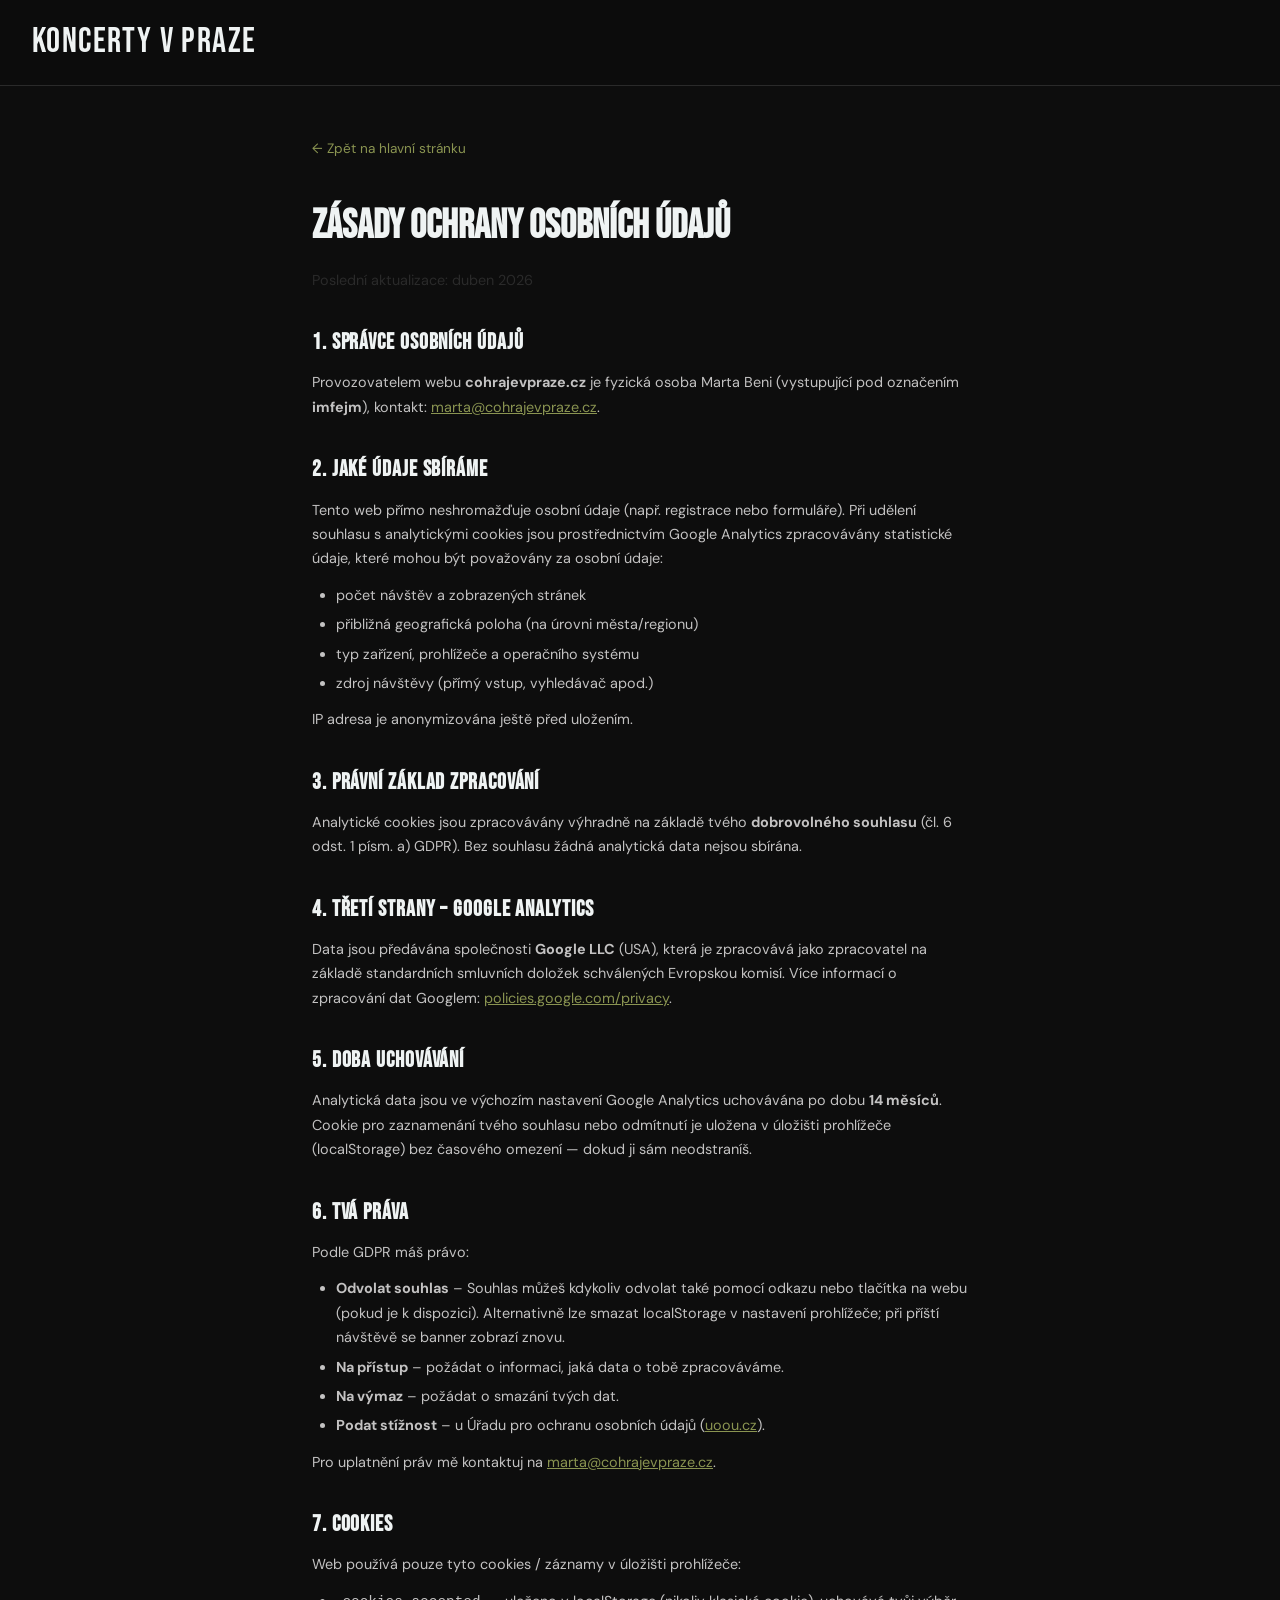
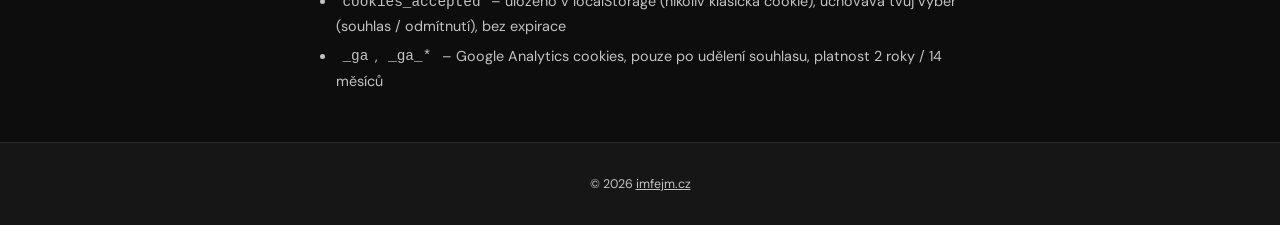
<file: privacy.html>
<!doctype html>
<html lang="cs">
  <head>
    <meta charset="UTF-8" />
    <meta name="viewport" content="width=device-width, initial-scale=1.0" />
    <title>Zásady ochrany osobních údajů – Co hraje v Praze</title>
    <meta name="robots" content="noindex, follow" />
    <link href="https://fonts.googleapis.com/css2?family=Bebas+Neue&family=DM+Sans:wght@400;500&display=swap" rel="stylesheet" />
    <link rel="stylesheet" href="index.css" />
    <link rel="icon" href="img/favicon/favicon.ico">
    <style>
      .privacy-wrap {
        max-width: 720px;
        margin: 3rem auto;
        padding: 0 2rem;
        line-height: 1.7;
        color: var(--muted);
      }
      .privacy-wrap h1 {
        font-family: var(--font-display);
        font-size: 2.5rem;
        color: var(--text);
        margin-bottom: 0.5rem;
      }
      .privacy-wrap h2 {
        font-family: var(--font-display);
        font-size: 1.4rem;
        color: var(--text);
        margin: 2rem 0 0.5rem;
        letter-spacing: 0.04em;
      }
      .privacy-wrap p {
        margin-bottom: 0.75rem;
        font-size: 0.9rem;
      }
      .privacy-wrap ul {
        margin: 0.5rem 0 0.75rem 1.5rem;
        font-size: 0.9rem;
      }
      .privacy-wrap ul li {
        margin-bottom: 0.3rem;
      }
      .privacy-wrap a {
        color: var(--accent);
      }
      .privacy-updated {
        font-size: 0.78rem;
        color: var(--border);
        margin-bottom: 2rem;
      }
      .back-link {
        display: inline-block;
        margin-bottom: 2rem;
        font-size: 0.85rem;
        color: var(--muted);
        text-decoration: none;
      }
      .back-link:hover {
        color: var(--accent);
      }
    </style>
  </head>
  <body>
    <header>
      <div class="header-top">
        <a class="logo" href="/">Koncerty v Praze</a>
      </div>
    </header>

    <div class="privacy-wrap">
      <a class="back-link" href="/">← Zpět na hlavní stránku</a>
      <h1>Zásady ochrany osobních údajů</h1>
      <p class="privacy-updated">Poslední aktualizace: duben 2026</p>

      <h2>1. Správce osobních údajů</h2>
      <p>
        Provozovatelem webu <strong>cohrajevpraze.cz</strong> je fyzická osoba Marta Beni (vystupující pod označením
        <strong>imfejm</strong>), kontakt: <a href="mailto:marta@cohrajevpraze.cz">marta@cohrajevpraze.cz</a>.
      </p>

      <h2>2. Jaké údaje sbíráme</h2>
      <p>
        Tento web přímo neshromažďuje osobní údaje (např. registrace nebo formuláře).
        Při udělení souhlasu s analytickými cookies jsou prostřednictvím Google Analytics
        zpracovávány statistické údaje, které mohou být považovány za osobní údaje:
      </p>
      <ul>
        <li>počet návštěv a zobrazených stránek</li>
        <li>přibližná geografická poloha (na úrovni města/regionu)</li>
        <li>typ zařízení, prohlížeče a operačního systému</li>
        <li>zdroj návštěvy (přímý vstup, vyhledávač apod.)</li>
      </ul>
      <p>IP adresa je anonymizována ještě před uložením.</p>

      <h2>3. Právní základ zpracování</h2>
      <p>
        Analytické cookies jsou zpracovávány výhradně na základě tvého <strong>dobrovolného souhlasu</strong>
        (čl. 6 odst. 1 písm. a) GDPR). Bez souhlasu žádná analytická data nejsou sbírána.
      </p>

      <h2>4. Třetí strany – Google Analytics</h2>
      <p>
        Data jsou předávána společnosti <strong>Google LLC</strong> (USA), která je zpracovává jako zpracovatel
        na základě standardních smluvních doložek schválených Evropskou komisí.
        Více informací o zpracování dat Googlem:
        <a href="https://policies.google.com/privacy" target="_blank" rel="noopener noreferrer">policies.google.com/privacy</a>.
      </p>

      <h2>5. Doba uchovávání</h2>
      <p>
        Analytická data jsou ve výchozím nastavení Google Analytics uchovávána po dobu <strong>14 měsíců</strong>.
        Cookie pro zaznamenání tvého souhlasu nebo odmítnutí je uložena v úložišti prohlížeče (localStorage)
        bez časového omezení — dokud ji sám neodstraníš.
      </p>

      <h2>6. Tvá práva</h2>
      <p>Podle GDPR máš právo:</p>
      <ul>
        <li><strong>Odvolat souhlas</strong> – Souhlas můžeš kdykoliv odvolat také pomocí odkazu nebo tlačítka na webu (pokud je k dispozici). Alternativně lze smazat localStorage v nastavení prohlížeče; při příští návštěvě se banner zobrazí znovu.</li>
        <li><strong>Na přístup</strong> – požádat o informaci, jaká data o tobě zpracováváme.</li>
        <li><strong>Na výmaz</strong> – požádat o smazání tvých dat.</li>
        <li><strong>Podat stížnost</strong> – u Úřadu pro ochranu osobních údajů (<a href="https://www.uoou.cz" target="_blank" rel="noopener noreferrer">uoou.cz</a>).</li>
      </ul>
      <p>Pro uplatnění práv mě kontaktuj na <a href="mailto:marta@cohrajevpraze.cz">marta@cohrajevpraze.cz</a>.</p>

      <h2>7. Cookies</h2>
      <p>Web používá pouze tyto cookies / záznamy v úložišti prohlížeče:</p>
      <ul>
        <li><code>cookies_accepted</code> – uloženo v localStorage (nikoliv klasická cookie), uchovává tvůj výběr (souhlas / odmítnutí), bez expirace</li>
        <li><code>_ga</code>, <code>_ga_*</code> – Google Analytics cookies, pouze po udělení souhlasu, platnost 2 roky / 14 měsíců</li>
      </ul>
    </div>

    <footer>
      <div class="footer-content">
        <p>&copy; 2026 <a href="https://imfejm.cz" target="_blank" rel="noopener noreferrer">imfejm.cz</a></p>
      </div>
    </footer>
  </body>
</html>
</file>
<file: index.css>
*,
*::before,
*::after {
  box-sizing: border-box;
  margin: 0;
  padding: 0;
}

:root {
  --bg: #0d0d0d;
  --surface: #161616;
  --surface2: #1e1e1e;
  --border: #2a2a2a;
  --accent: #8a9451;
  --accent2: #85a543;
  --text: #eff3f3;
  --muted: #c3c2c2;
  --font-display: "Bebas Neue", sans-serif;
  --font-body: "DM Sans", sans-serif;
}

html {
  scroll-behavior: smooth;
}

.visually-hidden {
  position: absolute;
  width: 1px;
  height: 1px;
  padding: 0;
  margin: -1px;
  overflow: hidden;
  clip: rect(0, 0, 0, 0);
  white-space: nowrap;
  border: 0;
}

body {
  background: var(--bg);
  color: var(--text);
  font-family: var(--font-body);
  min-height: 100vh;
  line-height: 1.5;
}

/* HEADER */
header {
  border-bottom: 1px solid var(--border);
  padding: 0 2rem;
  position: sticky;
  top: 0;
  background: rgba(13, 13, 13, 0.95);
  backdrop-filter: blur(8px);
  z-index: 100;
}

.header-top {
  display: flex;
  align-items: center;
  justify-content: space-between;
}

.header-nav {
  display: flex;
  align-items: center;
  gap: 1rem;
  flex-wrap: wrap;
  padding-bottom: 0.5rem;
  max-height: 500px;
  overflow: hidden;
  transition:
    max-height 0.25s ease,
    padding-bottom 0.25s ease,
    opacity 0.2s ease;
  opacity: 1;
}

@media (min-width: 769px) {
  header:not(.header--init) .header-nav {
    max-height: 0;
    padding-bottom: 0;
    opacity: 0;
    pointer-events: none;
  }
  header:not(.header--init):hover .header-nav {
    max-height: 80vh;
    padding-bottom: 0.5rem;
    opacity: 1;
    pointer-events: auto;
  }

  header.header--open .header-nav {
    max-height: 80vh;
    padding-bottom: 0.5rem;
    opacity: 1;
    pointer-events: auto;
  }
  header.header--open .logo-arrow {
    transform: rotate(180deg);
    opacity: 1;
  }
  header.header--collapsed:not(.header--init):hover .header-nav {
    max-height: 0;
    padding-bottom: 0;
    opacity: 0;
    pointer-events: none;
  }
  header.header--collapsed:not(.header--init):hover .logo-arrow {
    transform: rotate(0deg);
    opacity: 0.7;
  }

  /* Rozbalené menu: sidebar se žánry vlevo, ostatní filtry vpravo */
  .header-nav {
    display: grid;
    grid-template-columns: 220px 1fr;
    column-gap: 2rem;
    row-gap: 0.75rem;
    align-items: start;
    max-height: 80vh;
    overflow-y: auto;
  }
  .nav-side {
    grid-column: 1;
    display: flex;
    flex-direction: column;
    gap: 0.75rem;
    padding-right: 1.25rem;
    border-right: 1px solid var(--border);
    align-self: stretch;
  }
  .nav-side .view-bar {
    flex-direction: column;
    align-items: stretch;
  }
  .nav-side .view-btn,
  .nav-side .view-btn-mapa {
    margin: 0;
    text-align: left;
    border-radius: 0.4rem;
  }
  .nav-side .view-bar-break {
    display: none;
  }
  .nav-side .search-wrap {
    max-width: 100%;
  }
  .nav-main {
    grid-column: 2;
    display: flex;
    flex-direction: column;
    gap: 1rem;
  }
  .nav-main .genre-bar-buttons {
    flex-direction: row;
    flex-wrap: wrap;
  }
}

.hamburger {
  display: none;
  flex-direction: column;
  justify-content: center;
  gap: 5px;
  background: none;
  border: none;
  cursor: pointer;
  padding: 0.5rem;
}

.hamburger span {
  display: block;
  width: 22px;
  height: 2px;
  background: var(--text);
  border-radius: 2px;
  transition: all 0.2s;
}

.hamburger.open span:nth-child(1) {
  transform: translateY(7px) rotate(45deg);
}
.hamburger.open span:nth-child(2) {
  opacity: 0;
}
.hamburger.open span:nth-child(3) {
  transform: translateY(-7px) rotate(-45deg);
}

.logo {
  font-family: var(--font-display);
  font-size: 2.2rem;
  letter-spacing: 0.04em;
  padding: 1rem 0;
  color: var(--text);
  text-decoration: none;
}
.logo span {
  color: var(--accent);
}

.logo-sub {
  display: inline;
  font-family: var(--font-body);
  font-size: 0.95rem;
  font-weight: 400;
  color: var(--accent);
  letter-spacing: 0.03em;
  margin-left: 0.75rem;
}

.logo-arrow {
  display: inline-block;
  vertical-align: middle;
  margin-left: 0.3rem;
  color: var(--accent);
  transition:
    transform 0.25s ease,
    opacity 0.25s ease;
  opacity: 0.7;
}

.logo-filter {
  display: inline-flex;
  align-items: center;
  gap: 0.3rem;
  margin-left: 2rem;
  color: var(--accent);
  opacity: 0.85;
}

.nav-close {
  display: none;
  vertical-align: middle;
  margin-left: 1.6rem;
  width: 1.5rem;
  height: 1.5rem;
  padding: 0;
  background: none;
  border: 1px solid var(--accent);
  border-radius: 50%;
  color: var(--accent);
  font-size: 1.1rem;
  line-height: 1;
  cursor: pointer;
  transition: background 0.15s, color 0.15s;
}

.nav-close:hover {
  background: var(--accent);
  color: #fff;
}

@media (min-width: 769px) {
  header:hover:not(.header--collapsed) .nav-close,
  header.header--open .nav-close {
    display: inline-block;
  }
}

.logo-filter {
  cursor: pointer;
}

.logo-filter-icon {
  flex-shrink: 0;
}

@media (min-width: 769px) {
  header:not(.header--init):hover .logo-arrow {
    transform: rotate(180deg);
    opacity: 1;
  }
  header:not(.header--init) .logo-arrow {
    transform: rotate(0deg);
  }
}

@media (max-width: 600px) {
  .logo-arrow,
  .logo-filter {
    display: none;
  }
  .logo-sub {
    display: block;
    margin-left: 0;
    font-size: 0.8rem;
    line-height: 1.2;
  }
}

.search-wrap {
  position: relative;
  flex: 1;
  max-width: 400px;
  margin-top: 1rem;
}

.search-icon {
  position: absolute;
  left: 1rem;
  top: 50%;
  transform: translateY(-50%);
  color: var(--muted);
  pointer-events: none;
}

#search {
  width: 100%;
  background: var(--surface);
  border: 1px solid var(--border);
  border-radius: 4px;
  padding: 0.75rem 1rem 0.75rem 2.5rem;
  color: var(--text);
  font-family: inherit;
}

#search:focus {
  outline: none;
  border-color: var(--accent);
  box-shadow: 0 0 8px rgba(212, 165, 116, 0.3);
}

/* VIEW BAR */
.view-bar {
  display: flex;
  gap: 0.5rem;
  flex-wrap: wrap;
}

.view-btn {
  background: none;
  border: 1px solid var(--border);
  border-radius: 20px;
  padding: 0.3rem 1rem;
  font-size: 0.85rem;
  cursor: pointer;
  color: var(--muted);
  transition: all 0.15s;
}

.view-btn:hover {
  border-color: var(--accent);
  color: var(--accent);
}

.view-btn.active {
  background: var(--accent);
  border-color: var(--accent);
  color: #fff;
}

.view-btn-mapa {
  margin-left: 1rem;
  border-style: dashed;
  color: var(--accent);
  border-color: var(--accent);
  border-radius: 0;
}

.view-btn-mapa:hover,
.view-btn-mapa.active {
  background: var(--accent);
  color: #fff;
  border-style: solid;
}

/* GENRE BAR */
.genre-bar {
  display: flex;
  flex-direction: column;
  gap: 0.35rem;
  position: relative;
}

.genre-bar-header {
  display: flex;
  align-items: center;
}

.genre-bar-buttons {
  display: flex;
  flex-wrap: wrap;
  gap: 0.4rem;
}

.genre-bar-label {
  font-size: 0.75rem;
  color: var(--muted);
  text-transform: uppercase;
  letter-spacing: 0.04em;
  white-space: nowrap;
}

.genre-hint {
  color: var(--accent);
  font-size: 0.7rem;
  text-transform: none;
  letter-spacing: 0;
}

#genre-tooltip {
  display: none;
  position: absolute;
  background: var(--accent);
  border: 1px solid var(--accent);
  color: #fff;
  font-size: 0.72rem;
  padding: 0.35rem 0.6rem;
  border-radius: 0.4rem;
  white-space: normal;
  max-width: 18rem;
  z-index: 9999;
  pointer-events: none;
  opacity: 0;
  transition: opacity 0.2s;
}

#genre-tooltip.visible {
  display: block;
  opacity: 1;
}

.genre-btn {
  background: none;
  border: 1px solid var(--border);
  color: var(--text);
  font-size: 0.75rem;
  padding: 0.25rem 0.6rem;
  border-radius: 2rem;
  cursor: pointer;
  white-space: nowrap;
  transition:
    border-color 0.15s,
    color 0.15s,
    background 0.15s;
}

.genre-btn:hover {
  border-color: var(--accent);
  color: var(--accent);
}

.genre-btn.active {
  background: var(--accent);
  border-color: var(--accent);
  color: #fff;
}

/* STATS TICKER */
.stats-ticker {
  overflow: hidden;
  width: 100%;
}

.stats-track {
  display: flex;
  align-items: center;
  gap: 1.5rem;
  width: max-content;
  animation: stats-scroll 40s linear infinite;
  padding: 0.3rem 1.5rem;
}

.stats-track:hover {
  animation-play-state: paused;
}

.stat.stat-sep {
  color: #00bcd4;
  font-size: 1.2rem;
  background: none;
  border: none;
  padding: 0;
}

@keyframes stats-scroll {
  0% {
    transform: translateX(0);
  }
  100% {
    transform: translateX(-50%);
  }
}

/* CALENDAR */
.cal-wrap {
  max-width: 900px;
  margin: 0 auto;
}

.cal-nav {
  display: flex;
  align-items: center;
  gap: 1rem;
  margin-bottom: 1rem;
}

.cal-header {
  font-family: var(--font-display);
  font-size: 1.8rem;
}

.cal-nav-btn {
  background: none;
  border: 1px solid var(--border);
  border-radius: 4px;
  color: var(--text);
  font-size: 1rem;
  padding: 0.2rem 0.7rem;
  cursor: pointer;
  transition:
    border-color 0.15s,
    color 0.15s;
}

.cal-nav-btn:hover {
  border-color: var(--accent);
  color: var(--accent);
}

.cal-grid {
  display: grid;
  grid-template-columns: 1.6rem repeat(7, 1fr);
  gap: 4px;
}

.cal-week-num {
  display: flex;
  align-items: flex-start;
  justify-content: center;
  padding-top: 0.5rem;
  font-size: 0.7rem;
  color: var(--muted);
}

.cal-head-cell {
  text-align: center;
  font-size: 0.75rem;
  color: var(--muted);
  text-transform: uppercase;
  padding: 0.3rem 0;
}

.cal-cell {
  position: relative;
  background: var(--surface);
  border: 1px solid var(--border);
  border-radius: 6px;
  padding: 0.4rem 0.5rem;
  min-height: 80px;
  font-size: 0.8rem;
}

.cal-cell.cal-empty {
  background: none;
  border-color: transparent;
}

.cal-cell.cal-today {
  border-color: var(--accent);
}

.cal-day-num {
  font-weight: 500;
  margin-bottom: 0.3rem;
  font-size: 0.85rem;
}

.cal-today .cal-day-num {
  color: var(--accent);
}

.cal-count {
  display: inline-block;
  background: var(--accent);
  color: #fff;
  border-radius: 10px;
  padding: 1px 6px;
  font-size: 0.65rem;
  font-weight: 500;
  margin-top: 4px;
}

.cal-cell.cal-has-events {
  cursor: pointer;
}

.cal-cell.cal-has-events:hover {
  border-color: var(--accent);
}

.cal-cell.cal-selected {
  border-color: var(--accent);
  background: color-mix(in srgb, var(--accent) 15%, var(--surface));
}

.cal-day-cards {
  margin-top: 2rem;
}

/* HERO BAR */
.hero-bar {
  background: var(--surface);
  border-bottom: 1px solid var(--border);
  padding: 0.3rem 0;
  overflow: hidden;
  display: flex;
  flex-direction: row;
  justify-content: center;
  gap: 1rem;
}

/* MAIN CONTENT */
main {
  max-width: 1200px;
  margin: 0 auto;
  padding: 2rem;
}

.stats {
  display: grid;
  grid-template-columns: repeat(auto-fit, minmax(200px, 1fr));
  gap: 1rem;
  margin-bottom: 2rem;
}

.stat {
  background: none;
  border: none;
  border-radius: 4px;
  padding: 0.4rem 1rem;
  display: flex;
  flex-direction: row;
  align-items: center;
  gap: 0.5rem;
}

.stat-num {
  font-family: var(--font-display);
  font-size: 1rem;
  color: #fff;
}

.stat-label {
  color: #000;
  font-size: 0.8rem;
  text-transform: uppercase;
  letter-spacing: 0.05em;
}

/* EVENTS CONTAINER */
.events-container {
  display: grid;
  gap: 1.5rem;
}

.event-group {
  border-top: 2px solid var(--accent);
  padding-top: 1.5rem;
  margin-bottom: 1rem;
}

.event-date {
  font-family: var(--font-display);
  font-size: 1.8rem;
  margin-bottom: 1rem;
  color: var(--accent);
}

.event-day-info {
  font-size: 0.85rem;
  color: var(--muted);
  margin-bottom: 0.5rem;
}

.event-list {
  display: grid;
  grid-template-columns: repeat(auto-fill, minmax(300px, 1fr));
  gap: 1.5rem;
  margin-bottom: 2rem;
}

.event-card {
  background: linear-gradient(135deg, var(--surface), var(--surface2));
  border: 1px solid var(--border);
  border-radius: 8px;
  overflow: hidden;
  transition: all 0.3s ease;
  cursor: pointer;
}

.event-card:hover {
  border-color: var(--accent);
  transform: translateY(-4px);
  box-shadow: 0 8px 24px rgba(212, 165, 116, 0.15);
}

.event-image {
  width: 100%;
  height: 180px;
  background: var(--border);
  overflow: hidden;
  display: flex;
  align-items: center;
  justify-content: center;
}

.event-image img {
  width: 100%;
  height: 100%;
  object-fit: cover;
}

.event-image-placeholder {
  color: var(--muted);
  font-size: 3rem;
}

.event-content {
  padding: 1.5rem;
}

.event-time {
  color: var(--accent);
  font-weight: 600;
  font-size: 0.95rem;
  margin-bottom: 0.5rem;
}

.event-title {
  font-family: var(--font-display);
  font-size: 1.3rem;
  margin-bottom: 0.75rem;
  color: var(--text);
  line-height: 1.3;
}

.event-performer {
  color: var(--muted);
  font-size: 0.85rem;
  margin-bottom: 0.75rem;
  min-height: 1.5rem;
}

.event-description {
  color: var(--muted);
  font-size: 0.85rem;
  line-height: 1.4;
  margin-bottom: 1rem;
  display: -webkit-box;
  -webkit-line-clamp: 2;
  -webkit-box-orient: vertical;
  overflow: hidden;
}

.event-link {
  display: inline-block;
  color: var(--accent);
  text-decoration: none;
  font-size: 0.85rem;
  font-weight: 600;
  transition: color 0.3s ease;
}

.event-link:hover {
  color: var(--accent2);
  text-decoration: underline;
}

/* LOADING */
.loading {
  text-align: center;
  padding: 3rem 2rem;
}

.loading-dot {
  display: inline-block;
  width: 8px;
  height: 8px;
  border-radius: 50%;
  background: var(--accent);
  margin: 0 4px;
  animation: pulse 1.4s infinite;
}

.loading-dot:nth-child(1) {
  animation-delay: 0s;
}
.loading-dot:nth-child(2) {
  animation-delay: 0.2s;
}
.loading-dot:nth-child(3) {
  animation-delay: 0.4s;
}

@keyframes pulse {
  0%,
  60%,
  100% {
    opacity: 0.3;
  }
  30% {
    opacity: 1;
  }
}

.no-events {
  text-align: center;
  padding: 3rem 2rem;
  color: var(--muted);
}

/* FOOTER */
footer {
  background: var(--surface);
  border-top: 1px solid var(--border);
  padding: 2rem;
  text-align: center;
  color: var(--muted);
  margin-top: 3rem;
}
.footer-content {
  display: flex;
  align-items: center;
  justify-content: center;
  gap: 2rem;
  flex-wrap: wrap;
}
.footer-text {
  text-align: left;
  font-size: 1rem;
}
.footer-text p {
  margin: 0.25rem 0;
}
footer a {
  color: var(--muted);
}
.footer-qr {
  width: 90px;
  height: 90px;
  object-fit: contain;
  border-radius: 4px;
}

code {
  background: var(--bg);
  padding: 0.2rem 0.4rem;
  border-radius: 2px;
  font-family: "Courier New", monospace;
}

/* RESPONSIVE */
@media (max-width: 768px) {
  header {
    padding: 0 1rem;
  }

  .logo {
    font-size: 1.5rem;
  }

  .search-wrap {
    max-width: 100%;
    order: 3;
  }

  main {
    padding: 1rem;
  }

  .event-list {
    grid-template-columns: 1fr;
  }

  .event-title {
    font-size: 1.1rem;
  }
}

/* FILTERS */
.filters-toggle {
  display: none;
}
.filters-show-btn {
  display: none;
}
.view-bar-break {
  display: none;
}

.filters-group {
  display: flex;
  flex-direction: column;
  gap: 0.25rem;
}

.filters-label,
.view-bar-label {
  font-size: 0.75rem;
  color: var(--muted);
  text-transform: uppercase;
  letter-spacing: 0.08em;
  white-space: nowrap;
  width: 100%;
}

.filters-mobile-label {
  display: none;
}

.filters-hint {
  font-size: 0.7rem;
  color: var(--accent);
  text-transform: none;
  letter-spacing: 0;
  opacity: 0.75;
}

.filters {
  display: flex;
  gap: 0.5rem;
  flex-wrap: wrap;
  padding: 0.75rem 0;
}

.filters-separator {
  flex-basis: 100%;
  height: 1px;
  background: var(--border);
}

.venue-map-header {
  display: flex;
  align-items: center;
  gap: 1rem;
  flex-wrap: wrap;
  margin-bottom: 1.5rem;
}

.venue-address-note {
  font-size: 0.8rem;
  color: var(--muted);
}

.venue-map-btn {
  display: inline-flex;
  align-items: center;
  gap: 0.4rem;
  margin-bottom: 0;
  padding: 0.45rem 1rem;
  background: transparent;
  border: 1px solid var(--border);
  border-radius: 6px;
  color: var(--muted);
  font-family: var(--font-body);
  font-size: 0.85rem;
  cursor: pointer;
  transition:
    border-color 0.15s,
    color 0.15s;
}
.venue-map-btn:hover {
  border-color: var(--accent);
  color: var(--text);
}

.filter-btn {
  background: transparent;
  border: 1px solid var(--border);
  color: var(--muted);
  font-family: var(--font-body);
  font-size: 0.8rem;
  padding: 0.35rem 0.85rem;
  border-radius: 2px;
  cursor: pointer;
  transition: all 0.15s;
  text-transform: uppercase;
  letter-spacing: 0.05em;
}
.filter-btn:hover {
  border-color: var(--accent);
  color: var(--text);
}
.filter-btn.active {
  background: var(--accent);
  border-color: var(--accent);
  color: #3b1147;
}

/* SEARCH */
.search-wrap {
  display: flex;
  align-items: center;
  gap: 0.5rem;
  background: var(--surface);
  border: 1px solid var(--border);
  border-radius: 2px;
  padding: 0.5rem 0.75rem;
  height: auto;
  align-self: flex-start;
  min-width: 200px;
}
.search-wrap input {
  background: transparent;
  border: none;
  outline: none;
  color: var(--text);
  font-family: var(--font-body);
  font-size: 0.85rem;
  width: 100%;
}
.search-wrap input::placeholder {
  color: var(--muted);
}
.search-icon {
  color: var(--muted);
  font-size: 0.9rem;
}

/* HERO BAR */
.hero-bar {
  background: var(--accent);
  padding: 0rem 2rem;
  margin: 1rem;
  display: flex;
  align-items: center;
  gap: 1rem;
  overflow: hidden;
}
.hero-label {
  font-family: var(--font-display);
  font-size: 1rem;
  letter-spacing: 0.1em;
  white-space: nowrap;
  color: #fff;
}
.ticker {
  font-size: 0.8rem;
  color: rgba(255, 255, 255, 0.8);
  white-space: nowrap;
  overflow: hidden;
  text-overflow: ellipsis;
}

/* MAIN */
main {
  padding: 2rem;
  max-width: 1400px;
  margin: 0 auto;
}

/* STATS */
.stats {
  display: flex;
  gap: 2rem;
  margin-bottom: 2rem;
  flex-wrap: wrap;
}
.stat {
}
.stat-num {
  font-family: var(--font-display);
  font-size: 1.5rem;
  color: #fff;
  line-height: 1;
}
.stat-label {
  font-size: 0.75rem;
  color: #000;
  text-transform: uppercase;
  letter-spacing: 0.08em;
}

/* SECTION HEADING */
.section-head {
  display: flex;
  align-items: baseline;
  gap: 1rem;
  margin-bottom: 1.25rem;
  border-bottom: 1px solid var(--border);
  padding-bottom: 0.5rem;
}
.section-title {
  font-family: var(--font-display);
  font-size: 1.6rem;
  letter-spacing: 0.06em;
}
.spotify-link {
  display: inline-flex;
  align-items: center;
  gap: 8px;
  margin-left: auto;
  font-size: 0.85rem;
  font-weight: 600;
  color: #1db954;
  transition: transform 0.15s, filter 0.15s;
}
.spotify-link:hover {
  transform: scale(1.12);
  filter: brightness(1.15);
}
.spotify-link + .section-toggle-icon {
  margin-left: 12px;
}
.section-count {
  font-size: 0.8rem;
  color: var(--muted);
}
.section-head--toggle {
  cursor: pointer;
  user-select: none;
}
.section-head--toggle:hover .section-title {
  color: var(--accent);
}
.section-toggle-icon {
  margin-left: auto;
  font-size: 1.1rem;
  color: var(--muted);
  transition: transform 0.25s ease;
  line-height: 1;
}
.section-head--toggle.is-collapsed .section-toggle-icon {
  transform: rotate(-90deg);
}
.section-body.is-collapsed {
  display: none;
}

/* GRID */
.grid {
  display: grid;
  grid-template-columns: repeat(auto-fill, minmax(280px, 1fr));
  gap: 1px;
  background: var(--border);
  margin-bottom: 3rem;
}

/* CARD */
.card {
  background: var(--surface);
  display: flex;
  flex-direction: column;
  text-decoration: none;
  color: inherit;
  transition: background 0.15s;
  position: relative;
  overflow: hidden;
}
.card:hover {
  background: var(--surface2);
}
.card:hover .card-arrow {
  opacity: 1;
  transform: translate(0, 0);
}

.card-img {
  width: 100%;
  aspect-ratio: 16/9;
  object-fit: cover;
  display: block;
  filter: grayscale(30%);
  transition: filter 0.2s;
}
.card:hover .card-img {
  filter: grayscale(0%);
}

.card-img-placeholder {
  width: 100%;
  aspect-ratio: 16/9;
  background: var(--surface2);
  display: flex;
  align-items: center;
  justify-content: center;
  font-size: 2.5rem;
  color: #8a9451;
}

.card-body {
  padding: 1rem 1rem 0.75rem;
  flex: 1;
  display: flex;
  flex-direction: column;
  gap: 0.4rem;
}

.card-date {
  font-size: 0.72rem;
  color: var(--accent);
  text-transform: uppercase;
  letter-spacing: 0.1em;
  font-weight: 500;
}

.card-title {
  font-family: var(--font-display);
  font-size: 1.25rem;
  letter-spacing: 0.03em;
  line-height: 1.15;
}

.card-venue {
  font-size: 0.78rem;
  color: var(--muted);
  padding-top: 0.25rem;
  display: flex;
  align-items: center;
  gap: 0.35rem;
}

.card-venue-btn {
  display: inline-flex;
  align-items: center;
  justify-content: center;
  width: 1.35em;
  height: 1.35em;
  border-radius: 3px;
  background: var(--border);
  color: var(--muted);
  font-size: 0.72rem;
  cursor: pointer;
  transition: background 0.15s, color 0.15s;
  flex-shrink: 0;
  line-height: 1;
}

.card-venue-btn:hover {
  background: var(--accent);
  color: #fff;
}

.card-genre {
  display: inline-block;
  align-self: flex-start;
  margin-top: auto;
  font-size: 0.65rem;
  font-weight: 500;
  text-transform: uppercase;
  letter-spacing: 0.06em;
  color: #fff;
  background: var(--accent);
  border-radius: 3px;
  padding: 0.2em 0.5em;
  max-width: 100%;
  overflow: hidden;
  text-overflow: ellipsis;
  white-space: nowrap;
}

.card-genre--na {
  background: transparent;
  border: 1px solid var(--border);
  color: var(--muted);
  opacity: 0.5;
}

.card-arrow {
  position: absolute;
  top: 0.75rem;
  right: 0.75rem;
  width: 28px;
  height: 28px;
  background: var(--accent);
  border-radius: 50%;
  display: flex;
  align-items: center;
  justify-content: center;
  font-size: 0.8rem;
  opacity: 0;
  transform: translate(4px, -4px);
  transition: all 0.15s;
  color: #fff;
}

/* EMPTY STATE */
.empty {
  text-align: center;
  padding: 4rem 2rem;
  color: var(--muted);
  grid-column: 1 / -1;
}
.empty-icon {
  font-size: 3rem;
  margin-bottom: 1rem;
}
.empty-title {
  font-family: var(--font-display);
  font-size: 1.5rem;
  margin-bottom: 0.5rem;
  color: var(--text);
}

/* LOADING */
.loading {
  text-align: center;
  padding: 5rem 2rem;
  color: var(--muted);
}
.loading-dot {
  display: inline-block;
  width: 8px;
  height: 8px;
  background: var(--accent);
  border-radius: 50%;
  margin: 0 3px;
  animation: bounce 1s infinite;
}
.loading-dot:nth-child(2) {
  animation-delay: 0.15s;
}
.loading-dot:nth-child(3) {
  animation-delay: 0.3s;
}
@keyframes bounce {
  0%,
  80%,
  100% {
    transform: scale(0.6);
    opacity: 0.4;
  }
  40% {
    transform: scale(1);
    opacity: 1;
  }
}

/* ERROR */
.error-box {
  background: #1a0a0a;
  border: 1px solid #5a1a1a;
  border-radius: 2px;
  padding: 1.5rem;
  margin-bottom: 2rem;
  color: #f08080;
  font-size: 0.85rem;
}
.error-box strong {
  color: var(--accent);
  font-family: var(--font-display);
  font-size: 1rem;
  letter-spacing: 0.05em;
}

/* UPDATE BADGE */
.update-badge {
  font-size: 0.72rem;
  color: var(--muted);
  margin: 1rem;
}
.update-badge span {
  color: var(--text);
}

/* FOOTER */
footer {
  border-top: 1px solid var(--border);
  padding: 2rem;
  text-align: center;
  font-size: 0.78rem;
  color: var(--muted);
}
footer a {
  color: var(--muted);
}
.footer-privacy {
  font-size: 0.72rem;
}

@media (max-width: 600px) {
  header {
    padding: 1rem;
  }

  .hamburger {
    display: flex;
  }

  .header-nav {
    display: none;
    flex-direction: column;
    align-items: stretch;
    gap: 2rem;
    padding: 0.75rem 0 1rem;
    border-top: 1px solid var(--border);
    width: 100%;
  }

  .filters {
    display: none;
    flex-wrap: wrap;
  }
  .filters.filters-open {
    display: flex;
  }
  .filters-toggle {
    display: flex;
    align-items: center;
    justify-content: space-between;
    width: 100%;
    background: transparent;
    border: 1px solid var(--border);
    border-radius: 2px;
    color: var(--muted);
    font-family: var(--font-body);
    font-size: 1.05rem;
    padding: 0.4rem 0.85rem;
    cursor: pointer;
    text-transform: uppercase;
    letter-spacing: 0.05em;
    transition:
      border-color 0.15s,
      color 0.15s;
  }
  .filters-toggle.has-active {
    border-color: var(--accent);
    color: var(--text);
  }
  .filters-toggle-icon {
    transition: transform 0.2s;
  }
  .filters-toggle.open .filters-toggle-icon {
    transform: rotate(180deg);
  }
  .filters-show-btn {
    display: none;
    width: 100%;
    padding: 0.5rem;
    background: var(--accent);
    border: none;
    border-radius: 2px;
    color: #fff;
    font-family: var(--font-body);
    font-size: 1.1rem;
    font-weight: 500;
    cursor: pointer;
    letter-spacing: 0.05em;
  }
  .filters.filters-open ~ .filters-show-btn {
    display: block;
  }

  header.menu-open {
    height: 100svh;
    display: flex;
    flex-direction: column;
    overflow: hidden;
  }

  header.menu-open .header-top {
    flex-shrink: 0;
  }

  .header-nav.open {
    display: flex;
    flex-direction: column;
    flex-wrap: nowrap;
    align-items: stretch;
    flex: 1;
    min-height: 0;
    max-height: none;
    overflow-x: hidden;
    overflow-y: scroll;
    scrollbar-width: thin;
    scrollbar-color: var(--accent) transparent;
  }
  .header-nav.open::-webkit-scrollbar {
    width: 5px;
  }
  .header-nav.open::-webkit-scrollbar-track {
    background: var(--surface);
  }
  .header-nav.open::-webkit-scrollbar-thumb {
    background: var(--accent);
    border-radius: 2px;
  }
  .filters.filters-open {
    max-height: 40vh;
    overflow-y: auto;
  }

  .view-bar {
    flex-wrap: wrap;
    align-items: center;
  }
  .view-bar-break {
    display: block;
    flex-basis: 100%;
    height: 0;
  }
  .view-btn-mapa {
    margin-left: 0;
    margin-top: 0.75rem;
  }
  .nav-side,
  .nav-main {
    display: contents;
  }
  .filters-group { order: 1; }
  .nav-side .view-bar { order: 2; }
  .genre-bar { order: 4; }
  .view-bar-label {
    display: block;
    font-size: 0.95rem;
    color: var(--muted);
    text-transform: uppercase;
    letter-spacing: 0.08em;
    width: 100%;
    padding-left: 1rem;
  }
  .filters-label {
    display: none;
  }
  .filters-mobile-label {
    display: block;
    font-size: 0.95rem;
    color: var(--muted);
    text-transform: uppercase;
    letter-spacing: 0.08em;
    width: 100%;
    padding-left: 1rem;
    padding-bottom: 0.25rem;
  }

  .genre-bar {
    padding: 0.5rem 1rem;
    gap: 0.4rem;
  }
  .header-nav .genre-bar-label {
    display: block;
    width: 100%;
    font-size: 0.95rem;
    color: var(--muted);
    text-transform: uppercase;
    letter-spacing: 0.08em;
  }
  .filter-btn {
    font-size: 1rem;
  }
  .view-btn {
    font-size: 1.05rem;
  }
  .header-nav .genre-btn {
    font-size: 0.95rem;
  }
  #search {
    font-size: 1.05rem;
  }

  .search-wrap {
    max-width: 100%;
    order: 10;
    width: 100%;
    flex: none;
  }

  main {
    padding: 1.25rem 1rem;
  }
  .hero-bar {
    padding: 0.5rem 1rem;
  }
}

/* MAP */
.leaflet-container {
  background: var(--bg);
  font-family: var(--font-body);
}
.leaflet-popup-content-wrapper {
  background: var(--surface);
  color: var(--text);
  border: 1px solid var(--border);
  border-radius: 8px;
  box-shadow: 0 4px 20px rgba(0, 0, 0, 0.5);
}
.leaflet-container a {
  color: var(--text);
}
.leaflet-container a.map-popup-nav {
  color: #fff;
}
.leaflet-popup-tip {
  background: var(--surface);
}

#map-container {
  width: 100%;
  height: calc(100vh - 160px);
  min-height: 400px;
  border-radius: 10px;
  overflow: hidden;
}

.map-marker {
  width: 36px;
  height: 36px;
  border-radius: 50%;
  background: var(--surface2);
  border: 2px solid var(--border);
  color: var(--muted);
  display: flex;
  align-items: center;
  justify-content: center;
  font-family: var(--font-body);
  font-size: 0.75rem;
  font-weight: 500;
  cursor: pointer;
  transition: transform 0.15s ease;
}
.map-marker--active {
  background: var(--accent);
  border-color: var(--accent);
  color: #fff;
  font-weight: 600;
}
.map-marker:hover {
  transform: scale(1.15);
}

.map-popup {
  font-family: var(--font-body);
  min-width: 180px;
}
.map-popup-venue {
  font-family: var(--font-display);
  font-size: 1.1rem;
  letter-spacing: 0.05em;
  margin-bottom: 0.5rem;
}
.map-popup-list {
  list-style: none;
  padding: 0;
  margin: 0;
  font-size: 0.82rem;
  display: flex;
  flex-direction: column;
  gap: 0.3rem;
}
.map-popup-list li {
  border-bottom: 1px solid #eee;
  padding-bottom: 0.25rem;
}
.map-popup-date {
  display: block;
  font-size: 0.72rem;
  color: #888;
}
.map-popup-more {
  color: #888;
  border-bottom: none !important;
}
.map-popup-empty {
  font-size: 0.82rem;
  color: #888;
  margin: 0 0 0.5rem;
}
.map-popup-nav {
  display: inline-block;
  margin-top: 0.6rem;
  padding: 0.3rem 0.75rem;
  background: var(--accent);
  color: #fff;
  border-radius: 4px;
  font-size: 0.8rem;
  font-weight: 500;
  text-decoration: none;
}
.map-popup-nav:hover {
  opacity: 0.85;
}

/* COOKIE BANNER */
.cookie-banner {
  position: fixed;
  bottom: 1.5rem;
  left: 50%;
  transform: translateX(-50%);
  z-index: 9999;
  width: calc(100% - 2rem);
  max-width: 600px;
  background: var(--surface2);
  border: 1px solid var(--border);
  border-radius: 6px;
  box-shadow: 0 8px 32px rgba(0, 0, 0, 0.5);
  display: flex;
  align-items: center;
  justify-content: center;
  padding: 1rem 1.25rem;
}

.cookie-banner-inner {
  display: flex;
  align-items: center;
  gap: 1rem;
  flex-wrap: wrap;
  width: 100%;
}

.cookie-text {
  flex: 1;
  font-size: 0.82rem;
  color: var(--muted);
  line-height: 1.4;
  min-width: 180px;
}

.cookie-actions {
  display: flex;
  gap: 0.5rem;
  flex-shrink: 0;
}

.cookie-btn {
  padding: 0.35rem 1rem;
  border-radius: 2px;
  font-family: var(--font-body);
  font-size: 0.82rem;
  cursor: pointer;
  border: 1px solid transparent;
  transition: opacity 0.15s;
  white-space: nowrap;
}
.cookie-btn:hover {
  opacity: 0.8;
}

.cookie-btn--accept {
  background: var(--accent);
  color: #fff;
  border-color: var(--accent);
}

.cookie-btn--decline {
  background: transparent;
  color: var(--muted);
  border-color: var(--border);
}

.cookie-link {
  color: var(--accent);
  text-decoration: underline;
  white-space: nowrap;
}

@media (max-width: 480px) {
  .cookie-banner {
    bottom: 0;
    left: 0;
    right: 0;
    transform: none;
    width: 100%;
    max-width: 100%;
    border-radius: 6px 6px 0 0;
  }
}

/* HEADER HELP BUTTON */
.header-help-btn {
  background: none;
  border: 1px solid var(--accent);
  color: var(--accent);
  border-radius: 50%;
  width: 1.75rem;
  height: 1.75rem;
  font-size: 0.95rem;
  font-family: var(--font-body);
  cursor: pointer;
  line-height: 1;
  display: flex;
  align-items: center;
  justify-content: center;
  transition:
    color 0.15s,
    border-color 0.15s;
  flex-shrink: 0;
}

.header-help-btn:hover {
  color: var(--text);
  border-color: var(--text);
}

/* WELCOME POPUP */
.welcome-overlay {
  position: fixed;
  inset: 0;
  background: rgba(0, 0, 0, 0.65);
  z-index: 2000;
  display: flex;
  align-items: flex-start;
  justify-content: center;
  padding: 5rem 1rem 1rem;
}

.welcome-overlay.hidden {
  display: none;
}

.welcome-modal {
  background: var(--surface);
  border: 2px solid var(--accent);
  border-radius: 10px;
  padding: 2rem 2rem 1.75rem;
  max-width: 480px;
  width: 100%;
  position: relative;
  color: var(--text);
  font-family: var(--font-body);
  line-height: 1.65;
}

.welcome-close {
  position: absolute;
  top: 0.75rem;
  right: 0.75rem;
  background: none;
  border: none;
  cursor: pointer;
  color: #8a9451;
  font-size: 1.4rem;
  line-height: 1;
  padding: 0.15rem 0.35rem;
  border-radius: 4px;
  transition: opacity 0.15s;
}

.welcome-close:hover {
  opacity: 0.75;
}

.welcome-modal p {
  margin-bottom: 0.75rem;
  font-size: 0.97rem;
  color: var(--muted);
}

.welcome-modal .welcome-note {
  color: var(--muted);
  margin-bottom: 0.5rem;
}

.welcome-modal .welcome-email {
  color: var(--accent);
}

@media (max-width: 480px) {
  .welcome-overlay {
    padding-top: 1.5rem;
  }
  .welcome-modal {
    padding: 1.5rem 1.25rem 1.25rem;
    border: 2px solid var(--accent);
  }
}

.stat-label.stat-note {
  color: #fff;
}

.spotify-link--cal {
  position: absolute;
  top: 0.35rem;
  right: 0.4rem;
  margin-left: 0;
}
</file>
